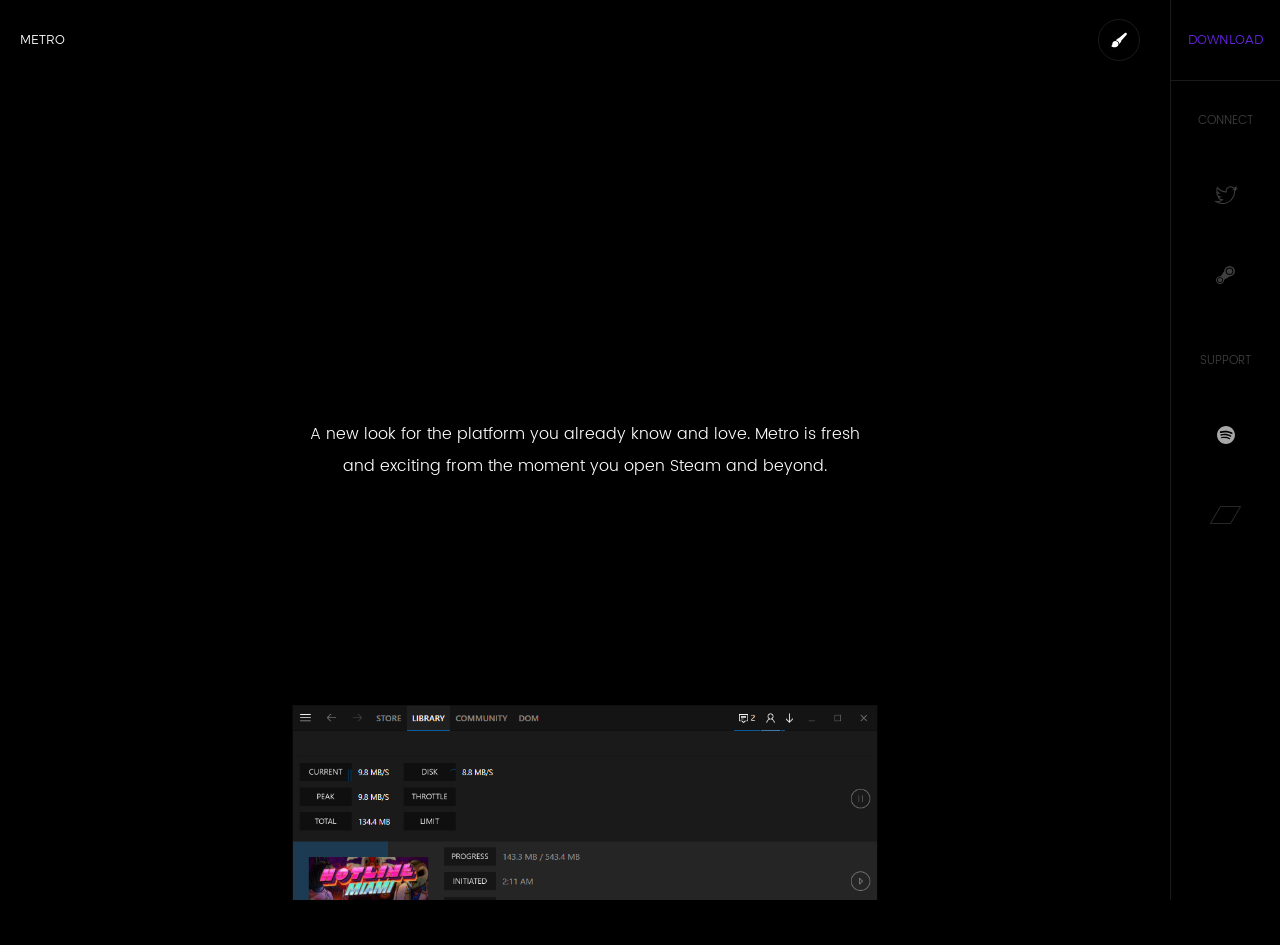
<file: index.html>
<!doctype html>
<html lang="en">
  <head>
    <meta charset="utf-8">
    <title>Metro</title>
    <meta name="description" content="Metro for Steam">
    <meta name="author" content="Dominic Minischetti">
    <meta name="viewport" content="width=device-width, height=device-height, initial-scale=1.0, minimum-scale=1.0, maximum-scale=1.0, user-scalable=no">
    <link rel="stylesheet" href="css/style.css">
    <link rel="shortcut icon" href="assets/favicon.ico" type="image/x-icon">
    <link rel="icon" href="assets/favicon.png" type="image/png">
    <script type="text/javascript">
			var _gaq = _gaq || [];
			_gaq.push(['_setAccount', 'UA-35796782-1']);
			_gaq.push(['_trackPageview']);

			(function() {
				var ga = document.createElement('script'); ga.type = 'text/javascript'; ga.async = true;
				ga.src = ('https:' == document.location.protocol ? 'https://ssl' : 'http://www') + '.google-analytics.com/ga.js';
				var s = document.getElementsByTagName('script')[0]; s.parentNode.insertBefore(ga, s);
			})();
		</script>
	    <script async src="//pagead2.googlesyndication.com/pagead/js/adsbygoogle.js"></script>
        <script>
             (adsbygoogle = window.adsbygoogle || []).push({
                  google_ad_client: "ca-pub-6558198868132040",
                  enable_page_level_ads: true
             });
        </script>
  </head>
  <body>
    <nav>
      <h1>Metro</h1>
      <!--
      <div>
        <span id="personalize-toggle" class="icon-container flash">
          <img class="icon" src="assets/brush.svg"/>
        </span>
      </div>
      -->
      <div>
        <a href="personalize/index.html" id="personalize-toggle" class="icon-container flash">
          <img class="icon" src="assets/brush.svg"/>
        </a>
      </div>
    </nav>
    <div class="video-container">
      <span class="action flash video-toggle">Close</span>
      <iframe width="1280" height="720" src="https://www.youtube.com/embed/JkU-_6MMcXQ?enablejsapi=1" frameborder="0" allowfullscreen></iframe>
      <div class="dim"></div>
    </div>
    <div id="personalize" class="personalize-container hidden">
      <span class="action flash">Save</span>
      <div class="section">
        <div class="row color">
          <span class="swatch"></span>
          <span class="swatch"></span>
          <span class="swatch"></span>
          <span class="swatch"></span>
          <span class="swatch"></span>
          <span class="swatch"></span>
          <span class="swatch"></span>
          <span class="swatch"></span>
        </div>
        <div class="row decal">
          <span class="swatch"></span>
          <span class="swatch"></span>
          <span class="swatch"></span>
          <span class="swatch"></span>
          <span class="swatch"></span>
          <span class="swatch"></span>
          <span class="swatch"></span>
          <span class="swatch"></span>
        </div>
        <div class="row list">
          <div class="fonts">
            <span>Segoe UI</span>
            <span>Segoe UI</span>
            <span>Segoe UI</span>
            <span>Segoe UI</span>
            <span>Segoe UI</span>
            <span>Segoe UI</span>
          </div>
        </div>
        <div class="row grid">
          <div class="option enabled">
            <div class="check">
              <img src="assets/check.svg"/>
            </div>
            <span>Display a Download Indicator</span>
          </div>
          <div class="option">
            <div class="check">
              <img src="assets/check.svg"/>
            </div>
            <span>Dim Uninstalled Artwork</span>
          </div>
        </div>
      </div>
    </div>
    <div id="home" class="container">
      <div class="section">
        <div class="content">
          <p>A new look for the platform you already know and love. Metro is fresh and exciting from the moment you open Steam and beyond.</p>
          <img src="assets/downloads.png"/>
        </div>
      </div>
      <div class="sidebar">
        <a href="https://github.com/minischetti/metro-for-steam/archive/v4.4.zip" class="item important flash">Download</a>
        <span class="item label">Connect</span>
        <a href="https://twitter.com/ThisIsDomDraper" target="_blank" class="item">
          <img class="icon" src="assets/twitter.svg"/>
        </a>
        <a href="http://steamcommunity.com/groups/metroforsteam" target="_blank" class="item">
          <img class="icon" src="assets/steam.svg"/>
        </a>
        <div class="item label tooltip-container">
          <span>Support</span>
          <div class="tooltip">
            <span>If you<img src="assets/heart.svg"/>Metro</span>
          </div>
        </div>
        <a href="https://open.spotify.com/artist/1GlPi96MqVKPUm0Aonkhw1/" target="_blank" class="item">
          <img class="icon" src="assets/spotify.svg"/>
        </a>
        <a href="https://domdraper.bandcamp.com/" target="_blank" class="item">
          <img class="icon" src="assets/bandcamp.svg"/>
        </a>
      </div>
    </div>
    <script src="js/jquery.js"></script>
    <script src="js/custom.js"></script>
  </body>
</html>
</file>
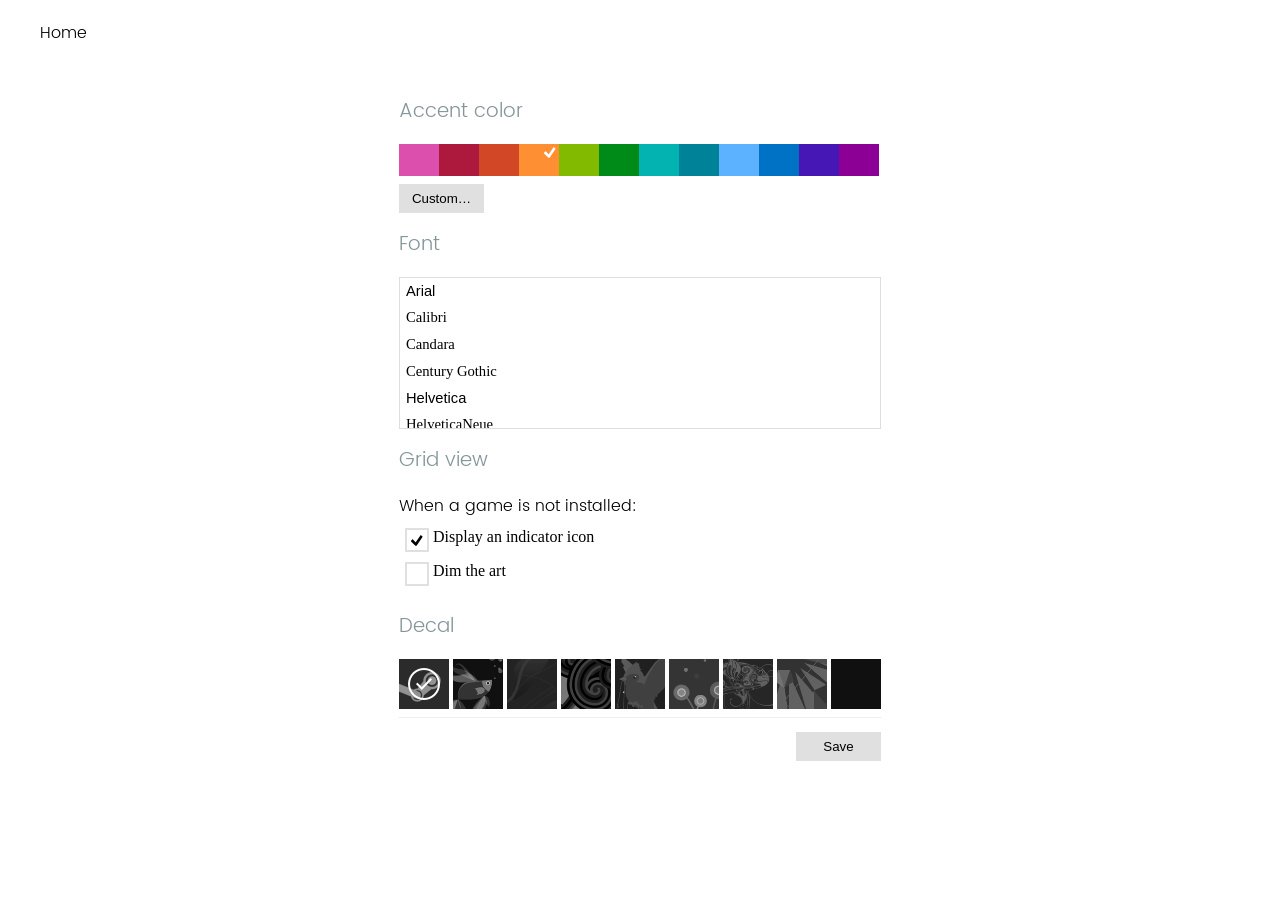
<file: personalize/index.html>
﻿<!DOCTYPE html>
<html lang="en">
	<head>
		<meta http-equiv="Content-Type" content="text/html;charset=UTF-8"/>
		<link rel="shortcut icon" href="../assets/favicon.ico" type="image/x-icon">
    <link rel="icon" href="../assets/favicon.png" type="image/png">
		<title>Metro | Personalize</title>
		<script type="text/javascript" src='code.js'></script>
		<script type="text/javascript" src='colorpicker.js'></script>
		<link rel="stylesheet" type="text/css" href="page.css">
		<link rel="stylesheet" type="text/css" href="../css/style.css">
	</head>
	<body>
		<nav>
      <a href="..">Home</a>
    </nav>
		<div hidden id='popupContainer'>
			<div id='popup-inner'>
			<div hidden id='colorPickerPopup' class='popupDiv'>
				<div class='horizontal'>
					<div id='colorPicker-stack' class='colorPicker-stack'>
						<div id='colorPicker-cursor' class='colorPicker-cursor'></div>
						<div id='colorPicker-saturation' class='colorPicker-saturation'></div>
						<div id='colorPicker-hue' class='colorPicker-hue'></div>
					</div>
					<div id='colorPicker-satStack' class='colorPicker-satStack'>
						<div id='colorPicker-saturation-slider' class='colorPicker-saturation-slider'></div>
					</div>
					<div id='colorPicker-textboxContainer'>
						<input id='colorPicker-hexTextbox' class='hex-textbox' placeholder='#' maxlength='6'/>
						<div class='multiple-textboxes'>
							<input id='colorPicker-rgbR-textbox' class='rgb-r-textbox' placeholder='R' maxlength='3' max='255' type='number'/>
							<input id='colorPicker-rgbG-textbox' class='rgb-b-textbox' placeholder='G' maxlength='3' max='255' type='number'/>
							<input id='colorPicker-rgbB-textbox' class='rgb-g-textbox' placeholder='B' maxlength='3' max='255' type='number'/>
						</div>
						<div class='multiple-textboxes'>
							<input id='colorPicker-hslH-textbox' class='hsl-h-textbox' placeholder='H' maxlength='3' max='360' type='number'/>
							<input id='colorPicker-hslS-textbox' class='hsl-s-textbox' placeholder='S' maxlength='3' max='100' type='number'/>
							<input id='colorPicker-hslL-textbox' class='hsl-l-textbox' placeholder='L' maxlength='3' max='100' type='number'/>
						</div>
						<div id='colorPicker-preview'></div>
						<div id='colorPicker-dlgbuttons' class='flex'>
							<button id='colorPicker-okButton' onclick='picker.acceptDlg()' class='button maxWidth inverted'>OK</button>
							<button id='colorPicker-cancelButton' onclick='closePopup()' class='button maxWidth inverted'>Cancel</button>
						</div>
					</div>
				</div>
			</div>
			<div hidden id='downloadFilePopup' class='popupDiv'>
				<!--<button id='popupClose-button' class='back-button' onclick='closePopup()'></button>-->
				<p class='inverted'>
					Your preset is ready
					<img class='close-button' src='resources/tabclose.png' alt="" onclick='closePopup()'/>
				</p>
				<div class='normal-font inverted detail justify'>
					Move <span class='bold'>custom.styles</span> to <span class='bold'>Steam\skins\Metro for Steam</span>and restart Steam for the changes to take effect.
				</div>
				<a class='inverted' id='savepreset-button' download="custom.styles" href=""><img src="resources/download.png" alt=""/></a>
			</div>
			</div>
		</div>
		<noscript>
			<p>This site requires JavaScript to function.</p>
		</noscript>
		<div id='main-container'>
			<div>
				<p>Accent color</p>
				<div id='colorContainer'></div>
				<button id='customColorButton' class='button' onclick='openPopup("colorPickerPopup")'>Custom…</button>
			</div>
			<div>
				<p>Font</p>
				<div id='fontList'></div>
			</div>
            <div>
                <p>Grid view</p>
                When a game is not installed:
                <div class="center-vertical">
                    <button class="checkbox" id="uinstalledIndicator" checked="true">Display an indicator icon</button>
                </div>
                <div class="center-vertical">
                    <button class="checkbox" id="uninstalledDimming">Dim the art</button>
                </div>
            </div>
			<div>
				<p>Decal</p>
				<div id='decalContainer'></div>
			</div>
			<div>
				<button id='save-button' class='button' onclick='compileStyles()'>Save</button>
			</div>
		</div>
	</body>
</html>
</file>
<file: css/style.css>
@font-face{font-family:'Montserrat';src:url("../fonts/Montserrat-Regular.woff") format('woff');src:url("../fonts/Montserrat-Regular.woff2") format('woff2')}@font-face{font-family:'Montserrat Light';src:url("../fonts/Montserrat-Light.woff") format('woff');src:url("../fonts/Montserrat-Light.woff2") format('woff2')}@font-face{font-family:'Poppins';src:local('Poppins Light'),local('Poppins-Light'),url("../fonts/Poppins.woff2") format('woff2'),url("../fonts/Poppins") format('woff')}.hidden{opacity:0;visibility:hidden}.visible{opacity:1;visibility:visible}#personalize-toggle,.button,.action,.label{cursor:pointer}::selection{color:#fff;background-color:#6624e2}html,body{margin:0;padding:0}html,body,.container,.dim{width:100%;height:100%}html{font-size:10px}body{font-family:'Poppins',sans-serif;font-size:1.6rem;font-weight:300;background-color:#000;color:#fff;overflow:hidden}h1,h2,h3{font-family:'Montserrat Light',sans-serif;font-weight:400;text-transform:uppercase}h1,h2{margin:0}h1{font-size:4.8rem}h2{text-align:center;font-size:3.6rem}h3{text-align:center;font-size:1.8rem}a{color:inherit;text-decoration:none}p{line-height:2}nav,nav div,.container,.section,.sidebar,.icon-container{display:flex}.content,.icon,nav h1,nav div{margin:auto}nav,.sidebar{box-sizing:border-box}nav{position:absolute;width:calc(100% - 12rem);height:8rem;padding:0 2rem 0 2rem;justify-content:space-between;z-index:3;}nav h1,nav div{flex:1}nav h1{user-select:none;pointer-events:none;font-size:1.2rem}nav div{justify-content:flex-end}nav .icon-container{width:4rem;height:4rem;border:1px solid rgba(255,255,255,0.1);border-radius:50%;z-index:0}.container{transition:.25s all ease}.shrink{opacity:0;visibility:hidden;transform:scale(.9)}.section{position:relative;width:100%;height:100%;}.section .button{display:inline-block;font-size:1.2rem;text-transform:uppercase;border:1px solid rgba(255,255,255,0.1);padding:1rem 2rem}.flash{position:relative;overflow:hidden;}.flash:after{z-index:0;transition:.25s all ease;content:"";position:absolute;top:50%;left:50%;transform:translate(-50%,-50%);top:0;width:100%;height:100%;background-color:rgba(255,255,255,0.1);transform:translate(-50%,-100%)}.flash:hover:after{transform:translate(-50%,100%)}.content{text-align:center;width:35%;}.content img{width:35%;position:absolute;left:50%;bottom:0;transform:translateX(-50%)}.sidebar{width:12rem;border-left:1px solid rgba(255,255,255,0.1);font-size:1.2rem;flex-direction:column;background-color:#000;}.sidebar .item{width:100%;height:8rem;min-height:8rem;line-height:8rem;text-align:center;text-transform:uppercase;color:rgba(255,255,255,0.25)}.sidebar .label{position:relative}.sidebar .tooltip-container .tooltip{animation:4s tooltipTeaser ease;opacity:0;visibility:hidden;color:rgba(255,255,255,0.25);position:absolute;top:0;right:75%;width:20rem;height:100%;background-color:rgba(255,255,255,0.05);z-index:-1;transition:.25s all ease;}.sidebar .tooltip-container .tooltip span img{animation:1s pulse infinite;vertical-align:sub;margin:0 .75rem}.sidebar .tooltip-container:hover .tooltip{opacity:1;visibility:visible;right:100%}.sidebar .important{font-family:'Montserrat Light',sans-serif;color:#6624e2;border-bottom:1px solid rgba(255,255,255,0.1)}.sidebar .item .icon{transition:.25s all ease;filter:grayscale(1)}.sidebar .item:hover .icon{filter:grayscale(0)}.video-container{position:fixed;z-index:3;top:0;left:0;width:100%;height:100%;transform:scale(1.1);opacity:0;visibility:hidden;transition:.25s all ease;background-color:#000;}.video-container.open{opacity:1;visibility:visible;transform:scale(1)}.video-container .dim{position:fixed;top:0;left:0;opacity:0;visibility:hidden;z-index:2}iframe{position:absolute;top:50%;left:50%;transform:translate(-50%,-50%);position:fixed;transition:.25s all ease;opacity:0;visibility:hidden;z-index:2;width:1280px;height:720px}.action{position:absolute;right:0;width:12rem;height:8rem;line-height:8rem;font-size:1.2rem;font-weight:600;color:#6624e2;text-transform:uppercase;text-align:center;border:1px solid rgba(255,255,255,0.1);border-top:0;border-right:0;z-index:3;background-color:#000}.open{opacity:1;visibility:visible}@media (max-width:1440px){.content{width:50%;}.content img{width:50%}}@media (max-width:1024px){.content{width:75%;}.content img{width:75%}}@media (max-width:768px){nav div,.sidebar{display:none}.content{width:90%;}.content img{width:90%}}@media (max-width:768px) and (orientation:landscape){.content{width:90%;}.content img{display:none}}.personalize-container{position:absolute;width:100%;height:100%;transition:.25s all ease;transform:scale(1.1);z-index:1;}.personalize-container .section{margin-right:12rem;display:flex;flex-direction:column;justify-content:center}.personalize-container.open{opacity:1;visibility:visible;transform:scale(1)}.personalize-container .dim{position:fixed;top:0;left:0;opacity:0;visibility:hidden;z-index:2}.list{box-sizing:border-box;font-family:'Montserrat Light';text-transform:uppercase;font-size:1.4rem;padding:0 2rem;}.list .fonts{display:flex;flex-direction:column;overflow:hidden}.list span{line-height:4rem}.row{display:flex;position:relative;margin:0 auto 2rem;}.row:after{position:absolute;font-family:'Montserrat Light';text-transform:uppercase;text-align:right;font-size:1.4rem;line-height:4rem;text-align:right;top:0;left:-10rem;width:9rem;height:100%;padding-right:1rem;box-sizing:border-box;}.color.row:after{content:"Color"}.decal.row:after{content:"Decal"}.list.row:after{content:"Font"}.grid.row:after{content:"Grid View"}.row.list{width:39rem;height:20rem;background-color:rgba(255,255,255,0.05)}.row.grid{font-family:'Montserrat Light';text-transform:uppercase;font-size:1.4rem;flex-direction:column;}.row.grid .option{display:flex;width:39rem;height:4rem;line-height:4rem;margin-bottom:1rem;color:rgba(255,255,255,0.1);}.row.grid .option .check{display:flex;width:4rem;height:4rem;margin-right:2rem;border:1px solid rgba(255,255,255,0.1);}.row.grid .option .check img{width:18px;opacity:0;visibility:hidden;margin:auto}.row.grid .option.enabled.option{color:#fff;}.row.grid .option.enabled.option img{opacity:1;visibility:visible}.row .swatch{-webkit-appearance:none;width:4rem;height:4rem;background-color:#f00;margin:0 1rem 0 0;}.row .swatch:checked,.row .swatch:active,.row .swatch:focus{outline:0}.row .swatch:checked{opacity:.5}.row .swatch:last-child{margin-right:0}@keyframes pulse{0%{transform:scale(1)}20%{transform:scale(1.1)}30%{transform:scale(1)}40%{transform:scale(1.1)}}@keyframes tooltipTeaser{25%{opacity:1;visibility:visible;right:100%}75%{opacity:1;visibility:visible;right:100%}}/*# sourceMappingURL=style.css.map */
</file>
<file: personalize/page.css>
@font-face
{
	font-family: "Segoe UI Light";
	src: local("Segoe UI Semilight"), local("Segoe UI Light"), local("Segoe UI"), local("HelveticaNeue-Light"), local("Ubuntu Light"), local("arial"), local("sans-serif");
}

@font-face
{
	font-family: "Segoe UI";
	src: local("Segoe UI"), local("HelveticaNeue"), local("Ubuntu"), local("arial"), local("sans-serif");
}

p
{
	color: #85969B;
	font-size: 20px;
	margin: 12px 0;
	padding: 0;
}

body
{
	font-family: "Segoe UI Light";
	color: #000 !important;
	background-color: white !important;
	margin: 0;
	padding: 0;
	height: 100%;
	overflow: auto !important;
}

nav a {
	font-family:
	color: #000;
	padding: 2rem;
}

.flex
{
	display: -ms-flex;
	display: -webkit-flex;
	display: flex;
}

.maxWidth
{
	width: 100%;
}

#popupContainer
{
	position: fixed;
	padding: 0;
	margin: 0;
}

#popupContainer
{
	top: 0;
	height: 100%;
	width: 100%;
	background: rgba(0,0,0,.3);
}

#popupContainer:not([hidden])
{
	display: -ms-flex;
	display: -webkit-flex;
	display: flex;
	-webkit-flex-direction: column;
    -webkit-justify-content: center;
    flex-direction: column;
    justify-content: center;
}

#main-container
{
	padding: 80px 24px 0;
	display: -ms-flex;
	display: -webkit-flex;
	display: flex;
	-webkit-flex-direction: column;
	flex-direction: column;
    -webkit-justify-content: center;
	justify-content: center;
	align-items: center;
}

#main-container > div
{
	min-width: 482px;
	max-width: 482px;
}

#main-container  > div:last-child::before
{
	content: "";
	display: block;
	height: 1px;
	margin: 8px 0 6px;
	background: #eee;
}

.horizontal
{
	width: 100%;
	display: inline-block;
}
/*
body > div:nth-child(even)
{
	background-color: #eee;
}*/

.accentColor-div
{
	float: left;
	height: 32px;
	width: 40px;
	background: top right no-repeat;
}

.accentColor-div:not([selected]):hover
{
	opacity: .8;
}

.accentColor-div[selected]
{
	background-image: url(resources/check-right-small.png);
}

.button
{
	-moz-appearance: none;
	-ms-appearance: none;
	-webkit-appearance: none;
	min-width: 85px;
	background: #E0E0E0;
	border: 0;
	padding: 7px 4px;
	margin: 8px 0 0;
	text-decoration: none;
	color: #000;
	cursor: default;
	outline: 0;
}

.button[disabled]
{
	opacity: .6;
}

.button:not([disabled]):hover
{
	background: #C2C2C2;
}

.button:not([disabled]):hover:active
{
	color: #fff;
	background: #000;
}

.button.inverted
{

	background: rgba(255,255,255,.3);
	box-shadow: 0 0 0 2px #fff inset;
}

.button.inverted:hover
{
	background-color: rgba(255,255,255,.5);
}

.button.inverted:hover:active
{
	background: #fff;
	color: #000;
}

.button[selected]
{
	box-shadow: 0 0 0 2px #E18F32 inset;
}

#decalContainer
{
	width: auto;
}

.decal-div
{
	float: left;
	height: 50px;
	width: 50px;
	margin: 0 4px 0 0;
}

.decal-div:not([selected]):hover
{
	opacity: .8;
}

.decal-div[selected]::before
{
	height: 50px;
	width: 50px;
	content: "";
	float: left;
	background: center center no-repeat url(resources/circlecheck.png);
}

.decal-div:last-child
{
	margin-right: 0;
}

.decal0
{
	background-image: url(resources/decal_0.png);
}
.decal1
{
	background-image: url(resources/decal_1.png);
}
.decal2
{
	background-image: url(resources/decal_2.png);
}
.decal3
{
	background-image: url(resources/decal_3.png);
}
.decal4
{
	background-image: url(resources/decal_4.png);
}
.decal5
{
	background-image: url(resources/decal_5.png);
}
.decal6
{
	background-image: url(resources/decal_6.png);
}
.decal7
{
	background-image: url(resources/decal_7.png);
}

.decal8
{
	background: #101010;
}

.inverted
{
	color: #fff;
}

p.detail
{
	font-size: 11pt;
}

.bold
{
	text-decoration: underline;
	padding: 0 8px;
}

#popup-inner
{
	display: -ms-flex;
	display: -webkit-flex;
	display: flex;
    -webkit-justify-content: center;
    align-items: center;
    justify-content: center;
	background: #E18F32;
}

.popupDiv
{
	width: auto;
	padding: 8px 0 4px;
	min-height: 180px;
}

.popupDiv .horizontal > *
{
	float: left;
}

.back-button
{
	-moz-appearance: none;
	border: 0;
	height: 26px;
	width: 26px;
	background: url(resources/back.png) center center no-repeat;
}

.float-right
{
	float: right;
}

/* ::: Color Picker popup ::: */

#colorPickerPopup > .horizontal
{
	width: auto;
}

#colorPicker-preview
{
	margin: 7px 0 0;
	height: 100px;
	width: auto;
	border: 2px solid #fff;
}

.colorPicker-hue,
.colorPicker-saturation
{
	position: absolute;
	height: 360px;
	width: 360px;
	margin: 7px;
	background-repeat: no-repeat;
	background-size: contain;
}

.colorPicker-hue
{
	cursor: url(colorpicker/picker-cursor.png) 7 7, default;
	z-index: 0;
	background-image: url(colorpicker/picker-bg-small.png);
	box-shadow: 0 0 0 2px #fff;
}

.colorPicker-saturation
{
	pointer-events: none;
	z-index: 1;
	background-image: url(colorpicker/picker-bg-small-unsat.png);
	opacity: .5;
}

.colorPicker-cursor
{
	position: absolute;
	pointer-events: none;
	height: 100%;
	width: 100%;
	z-index: 2;
	background: url(colorpicker/picker-cursor.png) no-repeat;
}

.colorPicker-stack
{
	position: relative;
	/*display: -ms-flex;
	display: -webkit-flex;
	display: flex;
    flex-direction: column;
    justify-content: center;*/
	height: 374px;
	width: 374px;
}

.colorPicker-satStack,
.colorPicker-opacityStack
{
	position: relative;
	height: 374px;
	padding: 0 11px;
	width: 43px;
    background-image: url(colorpicker/slider-thumb.png);
    background-repeat: no-repeat;
    background-position: center center;
}

.colorPicker-satStack[dragging],
.colorPicker-opacityStack[dragging]
{

}

.colorPicker-saturation-slider,
.colorPicker-opacity-slider
{
	position: absolute;
	height: 360px;
	width: 360px;
	margin: 7px 12px;
	pointer-events: none;
	width: 18px;
	box-shadow: 0 0 0 2px #fff;
}

#colorPicker-okButton
{
	margin-right: 3px;
}

#colorPicker-cancelButton
{
	margin-left: 3px;
}

#friendslist-message
{
	min-height: 108px;
	background: url(resources/friendslistoptions.png) no-repeat;
	display: -ms-flex;
	display: -webkit-flex;
	display: flex;
	align-items: center;
}

#friendslist-message > p
{
	font-family: "Segoe UI";
	color: #fff;
	background: rgba(0,0,0,.5);
	font-size: 12pt;
	padding: 8px;
	text-align: justify;
}

.normal-font
{
	font-family: "Segoe UI";
}

#savepreset-button > img
{
	margin-top: 16px;
}

#savepreset-button:hover > img
{
	border-radius: 100%;
	background: rgba(255,255,255,.15);
}

#fontList
{
	height: 150px;
	overflow-y: auto;
	border: 1px solid #DEDEDE;
}

.font
{
	-moz-appearance: none;
	-ms-appearance: none;
	-webkit-appearance: none;
	background: none;
	border: 0;
	width: 100%;
	text-align: left;
	padding: 4px 6px 5px;
	margin: 0;
	font-size: 11pt;
	outline: 0;
}

.font:hover
{
	background: #DEDEDE;
}

.font[selected]
{
	background: #C2C2C2;
}

noscript > p
{
	text-align: center;
	margin: 0;
	background: #E18F32;
	padding: 8px;
	color: #fff;
}

#save-button
{
	float: right;
}

header
{
	margin: 77px 0 45px;
	display: -webkit-flex;
	display: -ms-flex;
	display: flex;
	align-items: flex-end;
    -webkit-justify-content: center;
	justify-content: center;
}

header > p
{
	margin: 12px 0 17px 4px;
}

/*::: TextBoxes :::*/

#colorPicker-textboxContainer
{
	margin-left: 8px;
}

input
{
	-moz-appearance: none;
	-ms-appearance: none;
	-webkit-appearance: none;
	outline: 0;
	background-clip: padding-box;
	border: 1px solid rgba(0,0,0,.15);
	background-color: rgba(255,255,255,.8);
	margin: 0;
	padding: 2px 4px 3px;
	width: 50px;
}

input:focus
{
	background-color: #fff;
	border-color: #000;
}

#downloadFilePopup
{
	width: 550px;
}

.justify
{
	text-align: justify;
}

.close-button
{
	margin-top: 6px;
	float: right;
}

.close-button:hover
{
	background-color: rgba(255,255,255,.15);
}

.close-button:hover:active
{
	background-color: rgba(255,255,255,.30);
}

a
{
	color: #fff;
}

.checkbox
{
	background-color: transparent;
	outline: none;
	border: 0;
	font-size: 12pt;
	font-family: "Segoe UI Light";
}

.checkbox::before
{
	content: "";
	display: block;
	height: 20px;
	width: 20px;
	float: left;
	background: transparent;
	border: 2px solid #E0E0E0;
	margin: 0 4px 0 0;
}

.checkbox[checked="true"]::before
{
	background: url(resources/check-small-inverted.png) center center no-repeat;
}

.center-vertical
{
	display: -webkit-flex;
	display: -ms-flex;
	display: flex;
	align-items: flex-start;
	margin: 8px 0;
}
</file>
